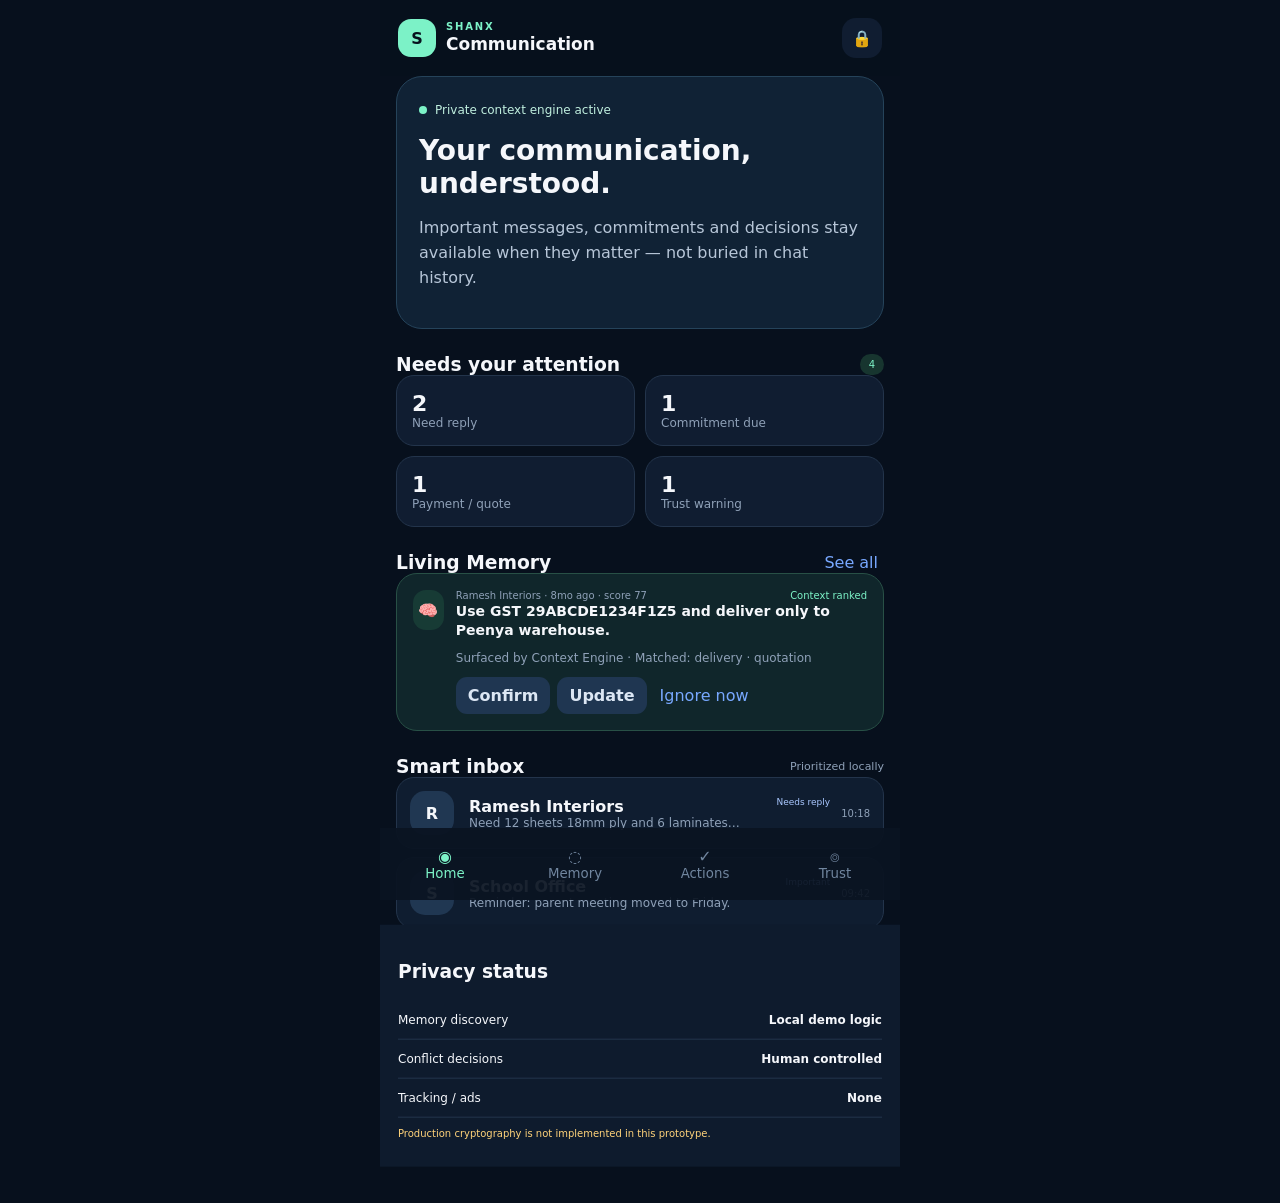
<file: index.html>
<!doctype html><html lang="en"><head><meta charset="utf-8"/><meta name="viewport" content="width=device-width,initial-scale=1,viewport-fit=cover"/><meta name="theme-color" content="#0a1020"/><meta name="description" content="SHANX Intelligent Communication System — mobile prototype"/><link rel="manifest" href="manifest.webmanifest"/><link rel="stylesheet" href="styles.css"/><title>SHANX Communication</title></head><body><div class="app-shell"><header class="topbar"><div class="brand-wrap"><div class="brand-mark">S</div><div><div class="eyebrow">SHANX</div><h1>Communication</h1></div></div><button class="icon-btn" id="privacyBtn">🔒</button></header><main><section id="homeView" class="view active"><div class="hero-card"><div><span class="status-dot"></span><span class="micro">Private context engine active</span></div><h2>Your communication, understood.</h2><p>Important messages, commitments and decisions stay available when they matter — not buried in chat history.</p></div><section class="section-block"><div class="section-head"><h3>Needs your attention</h3><span class="pill">4</span></div><div class="attention-grid"><button class="metric-card" data-filter="reply"><span class="metric-number">2</span><span class="metric-label">Need reply</span></button><button class="metric-card" data-filter="commitment"><span class="metric-number">1</span><span class="metric-label">Commitment due</span></button><button class="metric-card" data-filter="payment"><span class="metric-number">1</span><span class="metric-label">Payment / quote</span></button><button class="metric-card danger" data-filter="risk"><span class="metric-number">1</span><span class="metric-label">Trust warning</span></button></div></section><section class="section-block"><div class="section-head"><h3>Living Memory</h3><button class="text-btn" id="seeAllMemories">See all</button></div><article class="memory-card" id="primaryMemory"><div class="memory-icon">🧠</div><div class="memory-body"><div class="memory-meta"><span id="primaryMemoryMeta"></span><span class="confidence">Context ranked</span></div><strong id="primaryMemoryTitle"></strong><p id="primaryMemoryReason"></p><div class="row-actions"><button class="secondary-btn" data-memory-action="confirm">Confirm</button><button class="secondary-btn" data-memory-action="update">Update</button><button class="ghost-btn" data-memory-action="dismiss">Ignore now</button></div></div></article></section><section class="section-block"><div class="section-head"><h3>Smart inbox</h3><span class="muted">Prioritized locally</span></div><div id="inboxList" class="inbox-list"></div></section></section><section id="chatView" class="view"><div class="chat-head"><button class="icon-btn back-btn" id="backBtn">←</button><div class="avatar">R</div><div class="chat-person"><strong>Ramesh Interiors</strong><span>Verified business · local memory enabled</span></div><button class="icon-btn" id="chatMenuBtn">⋯</button></div><div class="context-banner"><div>🧠</div><div><strong>Context Engine</strong><span id="contextBannerText">Finding relevant history…</span></div><button id="contextExpand">Memory</button></div><div id="contextMatches" class="context-matches"></div><div id="memoryConflict" class="conflict-card" hidden><div class="candidate-head"><span>⚡</span><div><b>This may replace an existing memory</b><small>SHANX found potentially conflicting durable context · nothing changed yet</small></div></div><div class="conflict-pair"><div><small>Existing memory</small><strong id="conflictOld"></strong></div><div class="conflict-arrow">→</div><div><small>New instruction</small><strong id="conflictNew"></strong></div></div><div class="row-actions"><button class="primary-btn" id="conflictReplace">Replace</button><button class="secondary-btn" id="conflictKeep">Keep both</button><button class="secondary-btn" id="conflictTemporary">Temporary change</button><button class="ghost-btn" id="conflictIgnore">Ignore</button></div><p class="conflict-note">Replace preserves the previous version in memory history rather than deleting it.</p></div><div id="memoryCandidate" class="candidate-card" hidden><div class="candidate-head"><span>🧠</span><div><b>Should SHANX remember this?</b><small>Detected as potentially useful future context · not saved yet</small></div></div><blockquote id="candidateText"></blockquote><div class="candidate-meta"><span id="candidateWho"></span><span id="candidateCategory"></span></div><div class="row-actions"><button class="primary-btn" id="candidateRemember">Remember</button><button class="secondary-btn" id="candidateEdit">Edit first</button><button class="ghost-btn" id="candidateReject">Don't remember</button></div></div><div class="messages" id="messages"><div class="date-chip">Today</div><div class="bubble incoming">Need 12 sheets 18mm ply and 6 laminates. Send rate today. Delivery tomorrow if possible. Carpenter also asking about old balance.<span class="time">10:18</span></div><div class="extracted-card"><div class="extract-title">✨ SHANX understood this</div><div class="extract-item"><span>📦</span><div><b>Order enquiry</b><small>12 sheets · 18mm plywood</small></div></div><div class="extract-item"><span>🎨</span><div><b>Additional material</b><small>6 laminates</small></div></div><div class="extract-item"><span>🧾</span><div><b>Action</b><small>Prepare quotation today</small></div></div><div class="extract-item"><span>🚚</span><div><b>Delivery request</b><small>Tomorrow</small></div></div><div class="extract-item"><span>₹</span><div><b>Financial context</b><small>Old balance mentioned</small></div></div><button class="primary-btn full" id="createWorkItem">Create work item</button></div><div class="bubble outgoing">Got it. I’ll send the quotation shortly and check the balance.<span class="time">10:24 ✓✓</span></div></div><form class="composer" id="composer"><button type="button" class="icon-btn">＋</button><input id="messageInput" autocomplete="off" placeholder="Try: From now on deliver to Yeshwanthpur warehouse"/><button type="submit" class="send-btn">➤</button></form></section><section id="memoryView" class="view"><div class="page-title-row title-with-action"><div><span class="eyebrow">SHANX LIVING MEMORY · v0.5</span><h2>What matters, when it matters.</h2></div><button class="primary-btn compact" id="addMemoryBtn">＋ Remember</button></div><div class="segmented" id="memoryTabs"><button class="seg active" data-tab="all">All</button><button class="seg" data-tab="people">People</button><button class="seg" data-tab="work">Work</button><button class="seg" data-tab="decisions">Decisions</button></div><div class="memory-summary" id="memorySummary"></div><div id="memoryList" class="memory-list"></div></section><section id="actionsView" class="view"><div class="page-title-row"><div><span class="eyebrow">ACTION LAYER</span><h2>Communication turned into work.</h2></div></div><div id="workList" class="work-list"></div></section><section id="trustView" class="view"><div class="page-title-row"><div><span class="eyebrow">TRUST & SECURITY</span><h2>Privacy by architecture.</h2></div></div><article class="security-card strong"><div class="security-icon">🧬</div><div><strong>Memory evolution</strong><p>v0.5 detects selected conflicts before changing durable context. Replacement preserves provenance instead of silently deleting history.</p></div></article><article class="security-card"><div class="security-icon">🔐</div><div><strong>Human authority</strong><p>Conflict detection never decides which memory is true. Replace, keep both, temporary change and ignore remain user decisions.</p></div></article><article class="security-card warning"><div class="security-icon">⚠️</div><div><strong>Prototype boundary</strong><p>Conflict detection is deterministic prototype logic, not semantic AI. Production cryptography is not implemented yet.</p></div></article></section></main><nav class="bottom-nav"><button class="nav-item active" data-view="homeView"><span>◉</span><small>Home</small></button><button class="nav-item" data-view="memoryView"><span>◌</span><small>Memory</small></button><button class="nav-item" data-view="actionsView"><span>✓</span><small>Actions</small></button><button class="nav-item" data-view="trustView"><span>⌾</span><small>Trust</small></button></nav><div class="sheet-backdrop" id="sheetBackdrop"></div><aside class="bottom-sheet" id="privacySheet"><div class="sheet-handle"></div><h3>Privacy status</h3><div class="privacy-row"><span>Memory discovery</span><b>Local demo logic</b></div><div class="privacy-row"><span>Conflict decisions</span><b>Human controlled</b></div><div class="privacy-row"><span>Tracking / ads</span><b>None</b></div><p class="sheet-note">Production cryptography is not implemented in this prototype.</p></aside><dialog id="memoryDialog" class="memory-dialog"><form id="memoryForm" method="dialog"><div class="dialog-head"><div><span class="eyebrow">LIVING MEMORY</span><h3 id="memoryDialogTitle">Remember something</h3></div><button type="button" class="icon-btn" id="closeMemoryDialog">×</button></div><input type="hidden" id="memoryId"/><label>Person / context<input id="memoryWho" required maxlength="80"/></label><label>What should SHANX remember?<textarea id="memoryTitle" required maxlength="260" rows="4"></textarea></label><div class="form-grid"><label>Category<select id="memoryCat"><option value="people">People</option><option value="work">Work</option><option value="decisions">Decisions</option></select></label><label>Expires<select id="memoryExpiry"><option value="never">Never</option><option value="30">30 days</option><option value="90">90 days</option><option value="365">1 year</option></select></label></div><label>Note<input id="memoryNote" maxlength="180"/></label><div class="dialog-actions"><button type="button" class="ghost-btn" id="deleteMemoryBtn">Forget</button><button type="submit" class="primary-btn">Save memory</button></div></form></dialog><div class="toast" id="toast"></div></div><script src="app.js"></script></body></html>
</file>
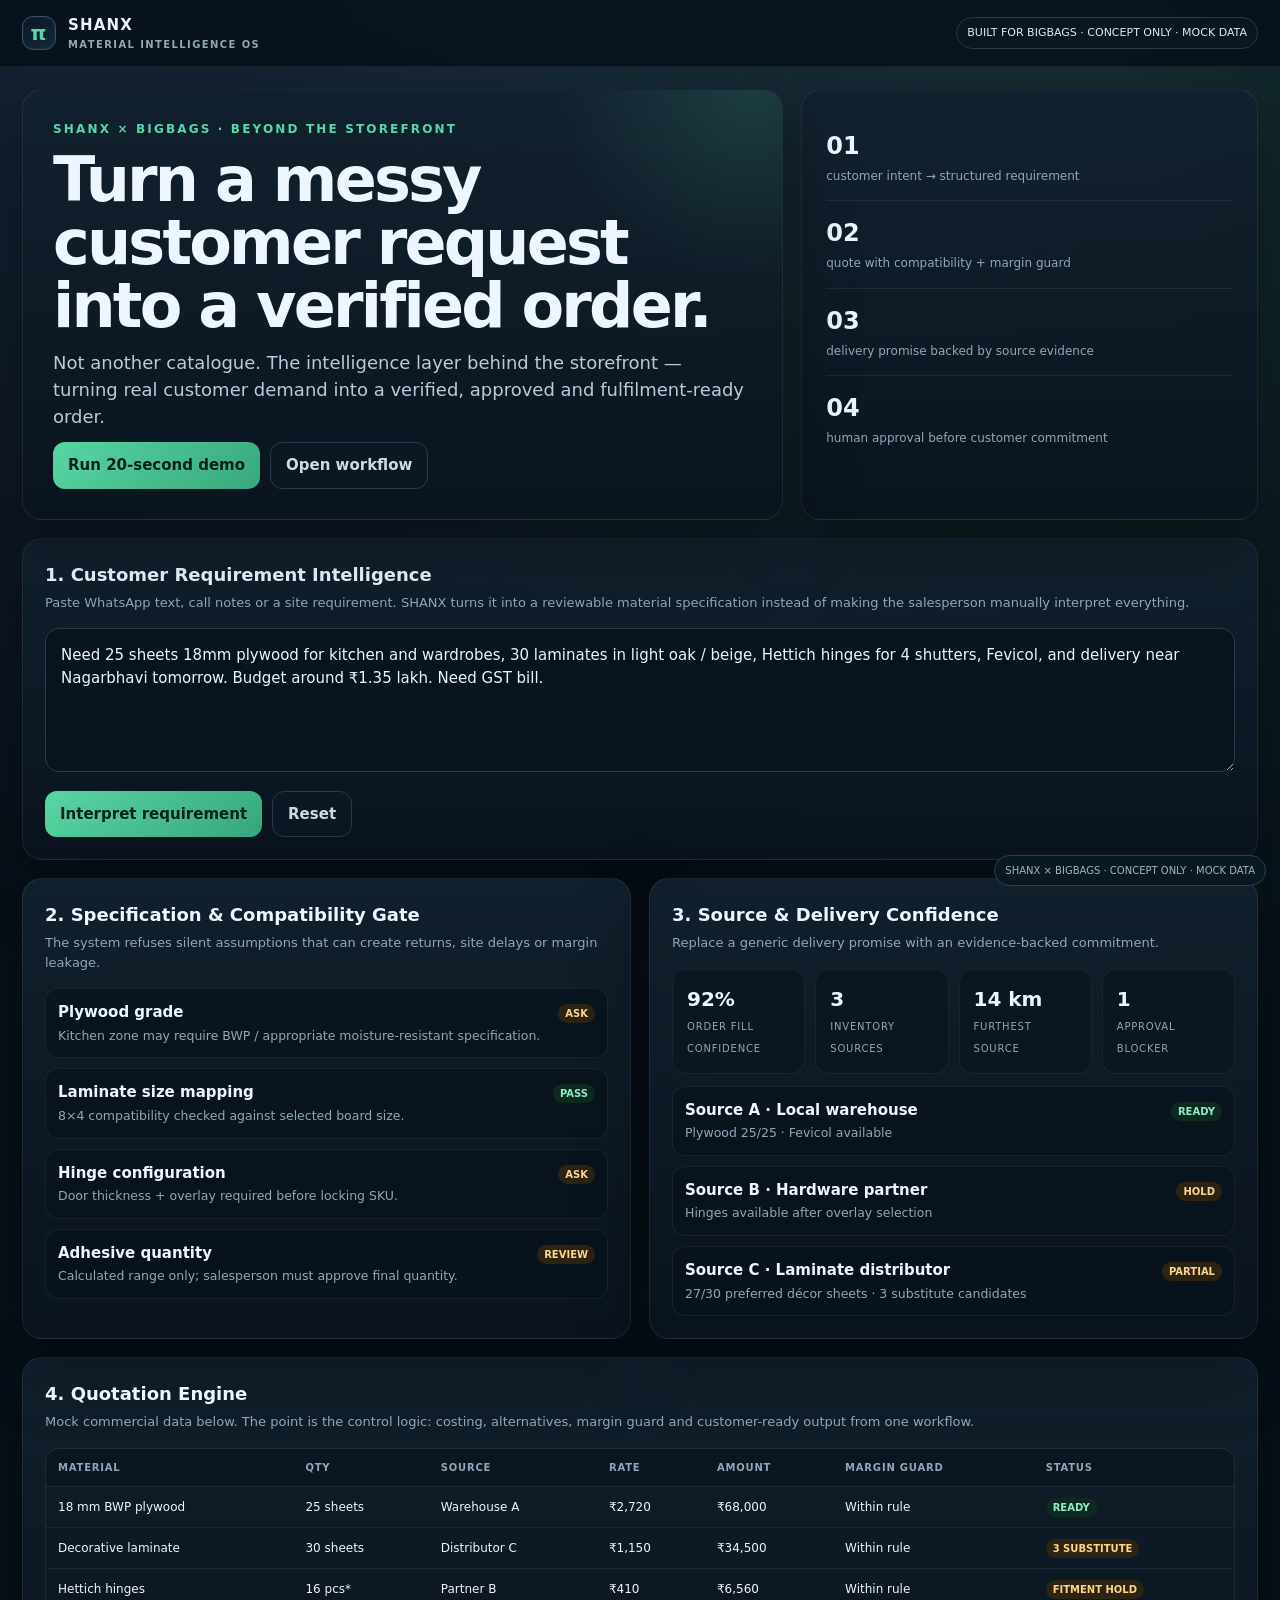
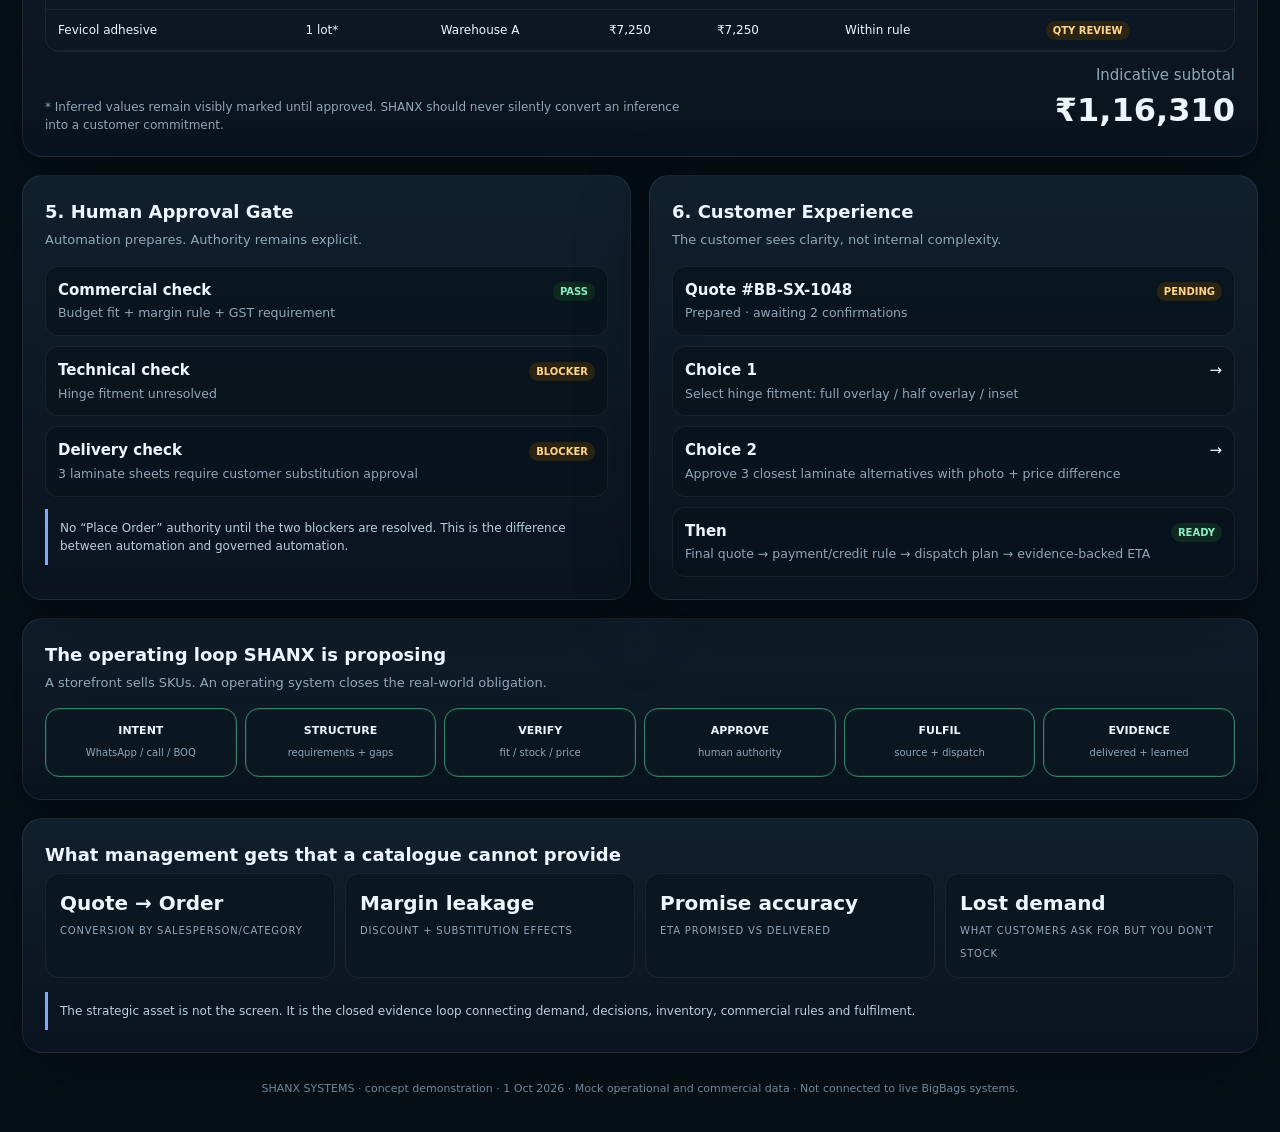
<file: bigbags-demo/index.html>
<!doctype html>
<html lang="en">
<head>
<meta charset="utf-8"/>
<meta name="viewport" content="width=device-width, initial-scale=1, viewport-fit=cover"/>
<meta name="theme-color" content="#071019"/>
<meta property="og:title" content="SHANX × BigBags — Material Intelligence Concept"/>
<meta property="og:description" content="A concept for the intelligence layer behind the storefront: requirement → verification → sourcing → quotation → approval → fulfilment."/>
<meta property="og:type" content="website"/>
<meta property="og:site_name" content="SHANX SYSTEMS"/>
<meta name="twitter:card" content="summary"/>
<title>SHANX × BigBags — Material Intelligence Concept</title>
<style>
:root{--bg:#071019;--text:#edf6ff;--muted:#91a7b8;--accent:#58d6a4;--accent2:#80a9ff;--shadow:0 24px 70px rgba(0,0,0,.34);--r:20px}
*{box-sizing:border-box}html{scroll-behavior:smooth}body{margin:0;background:radial-gradient(circle at 20% -10%,rgba(128,169,255,.16),transparent 38%),radial-gradient(circle at 88% 4%,rgba(88,214,164,.12),transparent 32%),var(--bg);color:var(--text);font:15px/1.5 Inter,ui-sans-serif,system-ui,-apple-system,Segoe UI,Roboto,Arial}button,input,textarea,select{font:inherit}.wrap{max-width:1440px;margin:auto;padding:22px}.topbar{position:sticky;top:0;z-index:30;margin:-22px -22px 22px;padding:14px 22px;background:rgba(7,16,25,.84);backdrop-filter:blur(18px);border-bottom:1px solid rgba(255,255,255,.06);display:flex;gap:16px;align-items:center}.brand{display:flex;align-items:center;gap:12px;font-weight:900;letter-spacing:.08em}.mark{width:34px;height:34px;border:1px solid #355267;border-radius:11px;display:grid;place-items:center;background:linear-gradient(145deg,#0b1824,#14293a);box-shadow:inset 0 0 0 1px rgba(255,255,255,.03)}.mark:before{content:"π";font-size:20px;color:var(--accent)}.brand small{display:block;color:var(--muted);font-size:10px;letter-spacing:.14em;font-weight:700}.badge{margin-left:auto;color:#dceaf5;background:#0b1620;border:1px solid #21394a;padding:7px 10px;border-radius:999px;font-size:11px}.hero{display:grid;grid-template-columns:1.25fr .75fr;gap:18px;margin-bottom:18px}.card{background:linear-gradient(180deg,rgba(18,33,47,.92),rgba(10,20,30,.96));border:1px solid rgba(255,255,255,.07);border-radius:var(--r);box-shadow:var(--shadow)}.hero-main{padding:30px;position:relative;overflow:hidden}.hero-main:after{content:"";position:absolute;width:420px;height:420px;border-radius:50%;right:-180px;top:-210px;background:radial-gradient(circle,rgba(88,214,164,.15),transparent 65%)}.eyebrow{color:var(--accent);font-size:12px;letter-spacing:.18em;text-transform:uppercase;font-weight:800}h1{font-size:clamp(30px,5vw,62px);line-height:1.02;margin:10px 0 12px;letter-spacing:-.045em}.lead{font-size:18px;color:#b9cbd7;max-width:780px}.hero-side{padding:24px}.metric{padding:14px 0;border-bottom:1px solid rgba(255,255,255,.07)}.metric:last-child{border-bottom:0}.metric b{font-size:24px;display:block}.metric span{font-size:12px;color:var(--muted)}.grid{display:grid;grid-template-columns:1fr 1fr;gap:18px}.section{padding:22px}.section h2{margin:0 0 5px;font-size:18px}.section .sub{margin:0 0 16px;color:var(--muted);font-size:13px}textarea{width:100%;min-height:144px;resize:vertical;background:#08131d;color:#eaf5fd;border:1px solid #263b4b;border-radius:14px;padding:15px;outline:none}.row{display:flex;gap:10px;flex-wrap:wrap;margin-top:12px}.btn{border:0;border-radius:12px;padding:11px 15px;font-weight:800;cursor:pointer;transition:.2s}.btn.primary{background:linear-gradient(135deg,var(--accent),#38a77d);color:#052218}.btn.ghost{background:#0b1823;color:#c9dbe7;border:1px solid #253a4a}.pills{display:flex;gap:8px;flex-wrap:wrap}.pill{font-size:11px;padding:6px 9px;border-radius:999px;border:1px solid #294152;color:#b8cbda;background:#0a1721}.pill.ok{color:#b7f8da;border-color:#295945;background:#0c231b}.pill.warn{color:#ffe4b3;border-color:#65512c;background:#241e0f}.stack{display:grid;gap:10px}.item{display:grid;grid-template-columns:1fr auto;gap:12px;padding:12px;border:1px solid rgba(255,255,255,.065);border-radius:13px;background:rgba(8,18,27,.68)}.item small{color:var(--muted);display:block;margin-top:3px}.table-wrap{overflow:auto;border:1px solid rgba(255,255,255,.07);border-radius:14px}table{width:100%;border-collapse:collapse;min-width:760px}th,td{padding:11px 12px;border-bottom:1px solid rgba(255,255,255,.06);text-align:left;font-size:12px}th{color:#8fa7b9;text-transform:uppercase;letter-spacing:.08em;font-size:10px;background:#0a1620}.status{font-size:10px;font-weight:900;border-radius:999px;padding:4px 7px}.status.good{background:#0e2a20;color:#8cebc1}.status.med{background:#2b2412;color:#ffd48a}.big-num{font-size:32px;font-weight:900}.muted{color:var(--muted)}.kpis{display:grid;grid-template-columns:repeat(4,1fr);gap:10px}.kpi{padding:14px;border:1px solid rgba(255,255,255,.06);border-radius:14px;background:#0a1620}.kpi b{display:block;font-size:20px}.kpi span{font-size:10px;color:var(--muted);text-transform:uppercase;letter-spacing:.08em}.flow{display:grid;grid-template-columns:repeat(6,1fr);gap:8px}.step{padding:14px 10px;border:1px solid rgba(255,255,255,.07);border-radius:14px;background:#0a1620;text-align:center}.step b{display:block;font-size:11px}.step span{font-size:10px;color:var(--muted)}.step.active{border-color:#3a8067;box-shadow:inset 0 0 0 1px rgba(88,214,164,.12)}.note{border-left:3px solid var(--accent2);padding:10px 12px;background:#0a1521;border-radius:0 12px 12px 0;color:#bbcedc;font-size:12px}.footer{padding:28px 0 12px;color:#6f8798;font-size:11px;text-align:center}#engine{scroll-margin-top:96px}.demo-label{position:fixed;right:14px;bottom:14px;background:#0a1822;border:1px solid #274053;color:#9db6c6;border-radius:999px;padding:7px 10px;font-size:10px;z-index:50}.hidden{display:none!important}.flash{animation:flash .7s ease}@keyframes flash{0%{box-shadow:0 0 0 0 rgba(88,214,164,.5)}100%{box-shadow:0 0 0 18px rgba(88,214,164,0)}}@media(max-width:980px){.hero,.grid{grid-template-columns:1fr}.kpis{grid-template-columns:1fr 1fr}.flow{grid-template-columns:1fr 1fr 1fr}}@media(max-width:620px){.wrap{padding:12px}.topbar{margin:-12px -12px 12px;padding:11px 12px}.hero-main{padding:20px}.section{padding:16px}.kpis{grid-template-columns:1fr 1fr}.flow{grid-template-columns:1fr 1fr}.badge{display:none}h1{font-size:36px}.lead{font-size:16px}.demo-label{position:static;display:inline-block;margin:0 12px 14px}.btn{min-height:48px}.hero-side{padding:20px}#engine{scroll-margin-top:88px}}
</style>
</head>
<body>
<div class="wrap">
<div class="topbar"><div class="brand"><div class="mark"></div><div>SHANX <small>MATERIAL INTELLIGENCE OS</small></div></div><div class="badge">BUILT FOR BIGBAGS · CONCEPT ONLY · MOCK DATA</div></div>
<section class="hero"><div class="card hero-main"><div class="eyebrow">SHANX × BIGBAGS · BEYOND THE STOREFRONT</div><h1>Turn a messy customer request into a verified order.</h1><div class="lead">Not another catalogue. The intelligence layer behind the storefront — turning real customer demand into a verified, approved and fulfilment-ready order.</div><div class="row"><button class="btn primary" onclick="runDemo()">Run 20-second demo</button><button class="btn ghost" onclick="document.getElementById('engine').scrollIntoView()">Open workflow</button></div></div><div class="card hero-side"><div class="metric"><b>01</b><span>customer intent → structured requirement</span></div><div class="metric"><b>02</b><span>quote with compatibility + margin guard</span></div><div class="metric"><b>03</b><span>delivery promise backed by source evidence</span></div><div class="metric"><b>04</b><span>human approval before customer commitment</span></div></div></section>
<section class="card section" id="engine"><h2>1. Customer Requirement Intelligence</h2><p class="sub">Paste WhatsApp text, call notes or a site requirement. SHANX turns it into a reviewable material specification instead of making the salesperson manually interpret everything.</p><textarea id="input">Need 25 sheets 18mm plywood for kitchen and wardrobes, 30 laminates in light oak / beige, Hettich hinges for 4 shutters, Fevicol, and delivery near Nagarbhavi tomorrow. Budget around ₹1.35 lakh. Need GST bill.</textarea><div class="row"><button class="btn primary" onclick="parseRequirement()">Interpret requirement</button><button class="btn ghost" onclick="resetDemo()">Reset</button></div><div id="parsed" class="stack hidden" style="margin-top:14px"><div class="item"><div><b>18 mm plywood · 25 sheets</b><small>Use: kitchen + wardrobes · moisture exposure risk detected</small></div><div><span class="status med">SPEC CLARIFY</span></div></div><div class="item"><div><b>Decorative laminates · 30 sheets</b><small>Preference: light oak / beige · finish not specified</small></div><div><span class="status med">FINISH MISSING</span></div></div><div class="item"><div><b>Hettich hinges · 4-shutter requirement</b><small>Overlay/inset + opening angle not specified</small></div><div><span class="status med">FITMENT CHECK</span></div></div><div class="item"><div><b>Fevicol adhesive</b><small>Quantity inferred from sheet work — requires human confirmation</small></div><div><span class="status med">QTY CHECK</span></div></div><div class="pills"><span class="pill ok">GST invoice required</span><span class="pill ok">Delivery: Nagarbhavi</span><span class="pill warn">Deadline: tomorrow</span><span class="pill">Budget: ₹1.35L</span></div></div></section>
<div class="grid" style="margin-top:18px"><section class="card section"><h2>2. Specification & Compatibility Gate</h2><p class="sub">The system refuses silent assumptions that can create returns, site delays or margin leakage.</p><div class="stack"><div class="item"><div><b>Plywood grade</b><small>Kitchen zone may require BWP / appropriate moisture-resistant specification.</small></div><div><span class="status med">ASK</span></div></div><div class="item"><div><b>Laminate size mapping</b><small>8×4 compatibility checked against selected board size.</small></div><div><span class="status good">PASS</span></div></div><div class="item"><div><b>Hinge configuration</b><small>Door thickness + overlay required before locking SKU.</small></div><div><span class="status med">ASK</span></div></div><div class="item"><div><b>Adhesive quantity</b><small>Calculated range only; salesperson must approve final quantity.</small></div><div><span class="status med">REVIEW</span></div></div></div></section><section class="card section"><h2>3. Source & Delivery Confidence</h2><p class="sub">Replace a generic delivery promise with an evidence-backed commitment.</p><div class="kpis"><div class="kpi"><b>92%</b><span>order fill confidence</span></div><div class="kpi"><b>3</b><span>inventory sources</span></div><div class="kpi"><b>14 km</b><span>furthest source</span></div><div class="kpi"><b>1</b><span>approval blocker</span></div></div><div class="stack" style="margin-top:12px"><div class="item"><div><b>Source A · Local warehouse</b><small>Plywood 25/25 · Fevicol available</small></div><div><span class="status good">READY</span></div></div><div class="item"><div><b>Source B · Hardware partner</b><small>Hinges available after overlay selection</small></div><div><span class="status med">HOLD</span></div></div><div class="item"><div><b>Source C · Laminate distributor</b><small>27/30 preferred décor sheets · 3 substitute candidates</small></div><div><span class="status med">PARTIAL</span></div></div></div></section></div>
<section class="card section" style="margin-top:18px"><h2>4. Quotation Engine</h2><p class="sub">Mock commercial data below. The point is the control logic: costing, alternatives, margin guard and customer-ready output from one workflow.</p><div class="table-wrap"><table><thead><tr><th>Material</th><th>Qty</th><th>Source</th><th>Rate</th><th>Amount</th><th>Margin guard</th><th>Status</th></tr></thead><tbody><tr><td>18 mm BWP plywood</td><td>25 sheets</td><td>Warehouse A</td><td>₹2,720</td><td>₹68,000</td><td>Within rule</td><td><span class="status good">READY</span></td></tr><tr><td>Decorative laminate</td><td>30 sheets</td><td>Distributor C</td><td>₹1,150</td><td>₹34,500</td><td>Within rule</td><td><span class="status med">3 SUBSTITUTE</span></td></tr><tr><td>Hettich hinges</td><td>16 pcs*</td><td>Partner B</td><td>₹410</td><td>₹6,560</td><td>Within rule</td><td><span class="status med">FITMENT HOLD</span></td></tr><tr><td>Fevicol adhesive</td><td>1 lot*</td><td>Warehouse A</td><td>₹7,250</td><td>₹7,250</td><td>Within rule</td><td><span class="status med">QTY REVIEW</span></td></tr></tbody></table></div><div class="row" style="justify-content:space-between;align-items:end"><div class="muted" style="max-width:650px;font-size:12px">* Inferred values remain visibly marked until approved. SHANX should never silently convert an inference into a customer commitment.</div><div style="text-align:right"><span class="muted">Indicative subtotal</span><div class="big-num">₹1,16,310</div></div></div></section>
<div class="grid" style="margin-top:18px"><section class="card section"><h2>5. Human Approval Gate</h2><p class="sub">Automation prepares. Authority remains explicit.</p><div class="stack"><div class="item"><div><b>Commercial check</b><small>Budget fit + margin rule + GST requirement</small></div><div><span class="status good">PASS</span></div></div><div class="item"><div><b>Technical check</b><small>Hinge fitment unresolved</small></div><div><span class="status med">BLOCKER</span></div></div><div class="item"><div><b>Delivery check</b><small>3 laminate sheets require customer substitution approval</small></div><div><span class="status med">BLOCKER</span></div></div></div><div class="note" style="margin-top:12px">No “Place Order” authority until the two blockers are resolved. This is the difference between automation and governed automation.</div></section><section class="card section"><h2>6. Customer Experience</h2><p class="sub">The customer sees clarity, not internal complexity.</p><div class="stack"><div class="item"><div><b>Quote #BB-SX-1048</b><small>Prepared · awaiting 2 confirmations</small></div><div><span class="status med">PENDING</span></div></div><div class="item"><div><b>Choice 1</b><small>Select hinge fitment: full overlay / half overlay / inset</small></div><div>→</div></div><div class="item"><div><b>Choice 2</b><small>Approve 3 closest laminate alternatives with photo + price difference</small></div><div>→</div></div><div class="item"><div><b>Then</b><small>Final quote → payment/credit rule → dispatch plan → evidence-backed ETA</small></div><div><span class="status good">READY</span></div></div></div></section></div>
<section class="card section" style="margin-top:18px"><h2>The operating loop SHANX is proposing</h2><p class="sub">A storefront sells SKUs. An operating system closes the real-world obligation.</p><div class="flow"><div class="step active"><b>INTENT</b><span>WhatsApp / call / BOQ</span></div><div class="step active"><b>STRUCTURE</b><span>requirements + gaps</span></div><div class="step active"><b>VERIFY</b><span>fit / stock / price</span></div><div class="step active"><b>APPROVE</b><span>human authority</span></div><div class="step active"><b>FULFIL</b><span>source + dispatch</span></div><div class="step active"><b>EVIDENCE</b><span>delivered + learned</span></div></div></section>
<section class="card section" style="margin-top:18px"><h2>What management gets that a catalogue cannot provide</h2><div class="kpis"><div class="kpi"><b>Quote → Order</b><span>conversion by salesperson/category</span></div><div class="kpi"><b>Margin leakage</b><span>discount + substitution effects</span></div><div class="kpi"><b>Promise accuracy</b><span>ETA promised vs delivered</span></div><div class="kpi"><b>Lost demand</b><span>what customers ask for but you don't stock</span></div></div><div class="note" style="margin-top:14px">The strategic asset is not the screen. It is the closed evidence loop connecting demand, decisions, inventory, commercial rules and fulfilment.</div></section>
<div class="footer">SHANX SYSTEMS · concept demonstration · 1 Oct 2026 · Mock operational and commercial data · Not connected to live BigBags systems.</div>
</div>
<div class="demo-label">SHANX × BIGBAGS · CONCEPT ONLY · MOCK DATA</div>
<script>
function parseRequirement(){const p=document.getElementById('parsed');p.classList.remove('hidden');p.classList.add('flash');setTimeout(()=>p.classList.remove('flash'),800)}
function resetDemo(){document.getElementById('parsed').classList.add('hidden');document.getElementById('input').value="Need 25 sheets 18mm plywood for kitchen and wardrobes, 30 laminates in light oak / beige, Hettich hinges for 4 shutters, Fevicol, and delivery near Nagarbhavi tomorrow. Budget around ₹1.35 lakh. Need GST bill.";window.scrollTo({top:0,behavior:'smooth'})}
function runDemo(){document.getElementById('engine').scrollIntoView({behavior:'smooth'});setTimeout(parseRequirement,700)}
</script>
</body></html>
</file>
<file: styles.css>
:root{--bg:#07101d;--card:#101d31;--text:#f5f7fb;--muted:#8fa1b8;--line:#23344b;--accent:#7cf2c7;--accent2:#78a8ff;--danger:#ff8b8b;--warn:#ffd37a;--nav:#0a1422ee}*{box-sizing:border-box}html,body{margin:0;background:#07101d;color:var(--text);font-family:Inter,system-ui,-apple-system,"Segoe UI",sans-serif;min-height:100%}body{display:flex;justify-content:center}.app-shell{width:min(100%,520px);min-height:100vh;padding-bottom:96px}button,input,textarea,select{font:inherit}.topbar{position:relative;z-index:20;display:flex;align-items:center;justify-content:space-between;padding:18px;background:#07101df2}.brand-wrap{display:flex;gap:10px;align-items:center}.brand-mark{width:38px;height:38px;border-radius:13px;display:grid;place-items:center;background:var(--accent);color:#06111d;font-weight:900}.eyebrow{font-size:10px;letter-spacing:.18em;font-weight:800;color:var(--accent)}.topbar h1{font-size:17px;margin:2px 0}.icon-btn{border:0;background:var(--card);color:var(--text);width:40px;height:40px;border-radius:14px}.view{display:none;padding:0 16px 18px}.view.active{display:block}.hero-card{padding:22px;border:1px solid #25435a;border-radius:26px;background:#102235}.hero-card h2{font-size:28px;margin:16px 0 10px}.hero-card p{color:#b7c6d8;line-height:1.55}.micro{font-size:12px;color:#bfeede}.status-dot{display:inline-block;width:8px;height:8px;border-radius:50%;background:var(--accent);margin-right:8px}.section-block{margin-top:25px}.section-head,.memory-meta,.list-card-top,.memory-card-footer,.candidate-meta{display:flex;justify-content:space-between;gap:10px;align-items:center}.section-head h3{margin:0}.pill,.memory-state,.work-status{padding:5px 9px;border-radius:99px;background:#17352f;color:var(--accent);font-size:10px}.text-btn,.ghost-btn{border:0;background:none;color:var(--accent2)}.muted{color:var(--muted);font-size:11px}.attention-grid{display:grid;grid-template-columns:1fr 1fr;gap:10px}.metric-card{border:1px solid var(--line);background:var(--card);color:var(--text);border-radius:18px;padding:15px;text-align:left}.metric-number{display:block;font-size:22px;font-weight:800}.metric-label{display:block;color:var(--muted);font-size:12px}.memory-card{display:flex;gap:12px;padding:16px;border:1px solid #285046;border-radius:21px;background:#10262b}.memory-icon{width:40px;height:40px;border-radius:13px;background:#173b35;display:grid;place-items:center}.memory-body{min-width:0}.memory-meta{color:var(--muted);font-size:10px}.confidence{color:var(--accent)}.memory-body strong{font-size:14px}.memory-body p{color:var(--muted);font-size:12px}.row-actions{display:flex;flex-wrap:wrap;gap:7px}.secondary-btn,.primary-btn{border:0;border-radius:11px;padding:9px 12px;font-weight:750}.secondary-btn{background:#1f3651;color:#dce7f4}.primary-btn{background:var(--accent);color:#062019}.compact{font-size:11px;white-space:nowrap}.full{width:100%;margin-top:10px}.inbox-list,.memory-list,.work-list{display:flex;flex-direction:column;gap:8px}.inbox-item{display:grid;grid-template-columns:48px 1fr auto;gap:11px;align-items:center;padding:13px;border-radius:18px;background:#0f1d30;border:1px solid var(--line)}.avatar{width:44px;height:44px;border-radius:15px;display:grid;place-items:center;background:#203752;font-weight:800}.inbox-content{min-width:0}.inbox-title{display:flex;justify-content:space-between}.inbox-preview{display:block;color:var(--muted);font-size:12px;white-space:nowrap;overflow:hidden;text-overflow:ellipsis}.badge{font-size:9px;color:#a9c7ff}.inbox-time{font-size:10px;color:var(--muted)}.chat-head{display:grid;grid-template-columns:auto auto 1fr auto;gap:9px;align-items:center}.chat-person{display:flex;flex-direction:column}.chat-person span{color:var(--muted);font-size:10px}.context-banner{display:grid;grid-template-columns:auto 1fr auto;gap:9px;align-items:center;padding:11px;border-radius:16px;border:1px solid #285046;background:#0f252b;margin:10px 0 8px}.context-banner strong{display:block;font-size:11px}.context-banner span{display:block;color:var(--muted);font-size:9px}.context-banner button{border:0;background:none;color:var(--accent)}.context-matches{display:flex;gap:7px;overflow-x:auto;padding-bottom:10px}.context-match{min-width:220px;padding:10px;border-radius:14px;background:#101d31;border:1px solid #233b50}.context-match b{font-size:10px}.context-match small{display:block;color:var(--accent);font-size:8px;margin-top:5px}.candidate-card,.conflict-card{padding:14px;margin:2px 0 12px;border-radius:18px}.candidate-card{border:1px solid #4d755e;background:linear-gradient(145deg,#122b28,#101e2e)}.conflict-card{border:1px solid #81653b;background:linear-gradient(145deg,#2b2517,#151f2d)}.candidate-card[hidden],.conflict-card[hidden]{display:none}.candidate-head{display:flex;gap:9px;align-items:flex-start}.candidate-head b{display:block;font-size:12px}.candidate-head small{display:block;color:var(--muted);font-size:9px;margin-top:3px}.candidate-card blockquote{margin:12px 0;padding:10px 12px;border-left:3px solid var(--accent);background:#091b1a;border-radius:0 10px 10px 0;font-size:12px;line-height:1.45}.candidate-meta{color:var(--muted);font-size:9px;margin-bottom:10px;text-transform:capitalize}.conflict-pair{display:grid;grid-template-columns:1fr auto 1fr;gap:8px;align-items:stretch;margin:12px 0}.conflict-pair>div:not(.conflict-arrow){padding:10px;border:1px solid #ffffff14;border-radius:12px;background:#09131f}.conflict-pair small{display:block;color:var(--muted);font-size:8px;margin-bottom:5px}.conflict-pair strong{font-size:10px;line-height:1.4}.conflict-arrow{align-self:center;color:var(--warn)}.conflict-note{font-size:9px;color:var(--muted);margin:10px 0 0}.messages{display:flex;flex-direction:column;gap:9px;padding-bottom:84px}.date-chip{align-self:center;font-size:10px;color:var(--muted)}.bubble{max-width:85%;padding:12px;border-radius:18px;font-size:13px;line-height:1.45}.incoming{align-self:flex-start;background:#152238}.outgoing{align-self:flex-end;background:#19433d}.time{display:block;text-align:right;color:#9fb1c5;font-size:9px}.extracted-card{margin-left:16px;padding:14px;border-radius:18px;border:1px solid #253e5e;background:#101f35}.extract-title{font-size:11px;color:#a8c6ff;font-weight:800}.extract-item{display:flex;gap:9px;padding:7px 0;border-bottom:1px solid #ffffff0d}.extract-item b{display:block;font-size:11px}.extract-item small{color:var(--muted);font-size:10px}.composer{position:fixed;bottom:75px;left:50%;transform:translateX(-50%);width:min(calc(100% - 30px),490px);z-index:16;display:grid;grid-template-columns:auto 1fr auto;gap:8px;padding:8px;border:1px solid var(--line);background:#091422f2;border-radius:20px}.composer input{border:0;outline:0;background:none;color:var(--text);min-width:0}.send-btn{border:0;width:40px;border-radius:14px;background:var(--accent)}.page-title-row{padding:18px 2px 16px}.page-title-row h2{font-size:27px;line-height:1.08;margin:7px 0 0}.title-with-action{display:flex;justify-content:space-between;align-items:flex-end;gap:12px}.segmented{display:flex;background:#0d192a;border:1px solid var(--line);padding:4px;border-radius:15px;overflow-x:auto}.seg{border:0;background:none;color:var(--muted);padding:8px 11px}.seg.active{background:#1b2e48;color:#fff;border-radius:11px}.memory-summary{margin:11px 2px;color:var(--muted);font-size:10px}.list-card{padding:15px;border-radius:18px;background:#0f1d30;border:1px solid var(--line)}.list-card h4{font-size:14px;margin:9px 0}.list-card p{font-size:11px;color:var(--muted)}.security-card{display:flex;gap:12px;padding:16px;border:1px solid var(--line);border-radius:20px;background:#0f1d30;margin-bottom:10px}.security-icon{width:42px;height:42px;display:grid;place-items:center;background:#172942;border-radius:14px}.security-card p{font-size:11px;color:var(--muted)}.bottom-nav{position:fixed;bottom:0;left:50%;transform:translateX(-50%);width:min(100%,520px);height:72px;display:grid;grid-template-columns:repeat(4,1fr);z-index:25;background:var(--nav)}.nav-item{border:0;background:none;color:#71869f;display:flex;flex-direction:column;align-items:center;justify-content:center}.nav-item.active{color:var(--accent)}.sheet-backdrop{position:fixed;inset:0;background:#0009;z-index:39;opacity:0;pointer-events:none}.sheet-backdrop.show{opacity:1;pointer-events:auto}.bottom-sheet{position:fixed;left:50%;bottom:0;transform:translate(-50%,110%);width:min(100%,520px);z-index:40;padding:18px;background:#0e1b2d}.bottom-sheet.show{transform:translate(-50%,0)}.privacy-row{display:flex;justify-content:space-between;padding:12px 0;border-bottom:1px solid var(--line);font-size:12px}.sheet-note{font-size:10px;color:var(--warn)}.memory-dialog{width:min(calc(100% - 28px),480px);border:1px solid #2b415b;border-radius:24px;background:#0d192a;color:var(--text);padding:0}.memory-dialog::backdrop{background:#000b}.memory-dialog form{padding:18px}.dialog-head,.dialog-actions{display:flex;justify-content:space-between;align-items:center}.memory-dialog label{display:block;color:var(--muted);font-size:10px;margin:11px 0}.memory-dialog input,.memory-dialog textarea,.memory-dialog select{width:100%;margin-top:6px;border:1px solid var(--line);border-radius:12px;background:#111f33;color:var(--text);padding:11px}.form-grid{display:grid;grid-template-columns:1fr 1fr;gap:10px}.toast{position:fixed;left:50%;bottom:92px;transform:translate(-50%,20px);opacity:0;z-index:80;background:#fff;color:#08121f;border-radius:14px;padding:11px}.toast.show{opacity:1;transform:translate(-50%,0)}@media(max-width:390px){.title-with-action{align-items:flex-start}.title-with-action h2{font-size:24px}.compact{padding:8px 10px}.form-grid{grid-template-columns:1fr}.conflict-pair{grid-template-columns:1fr}.conflict-arrow{transform:rotate(90deg);justify-self:center}}
</file>
